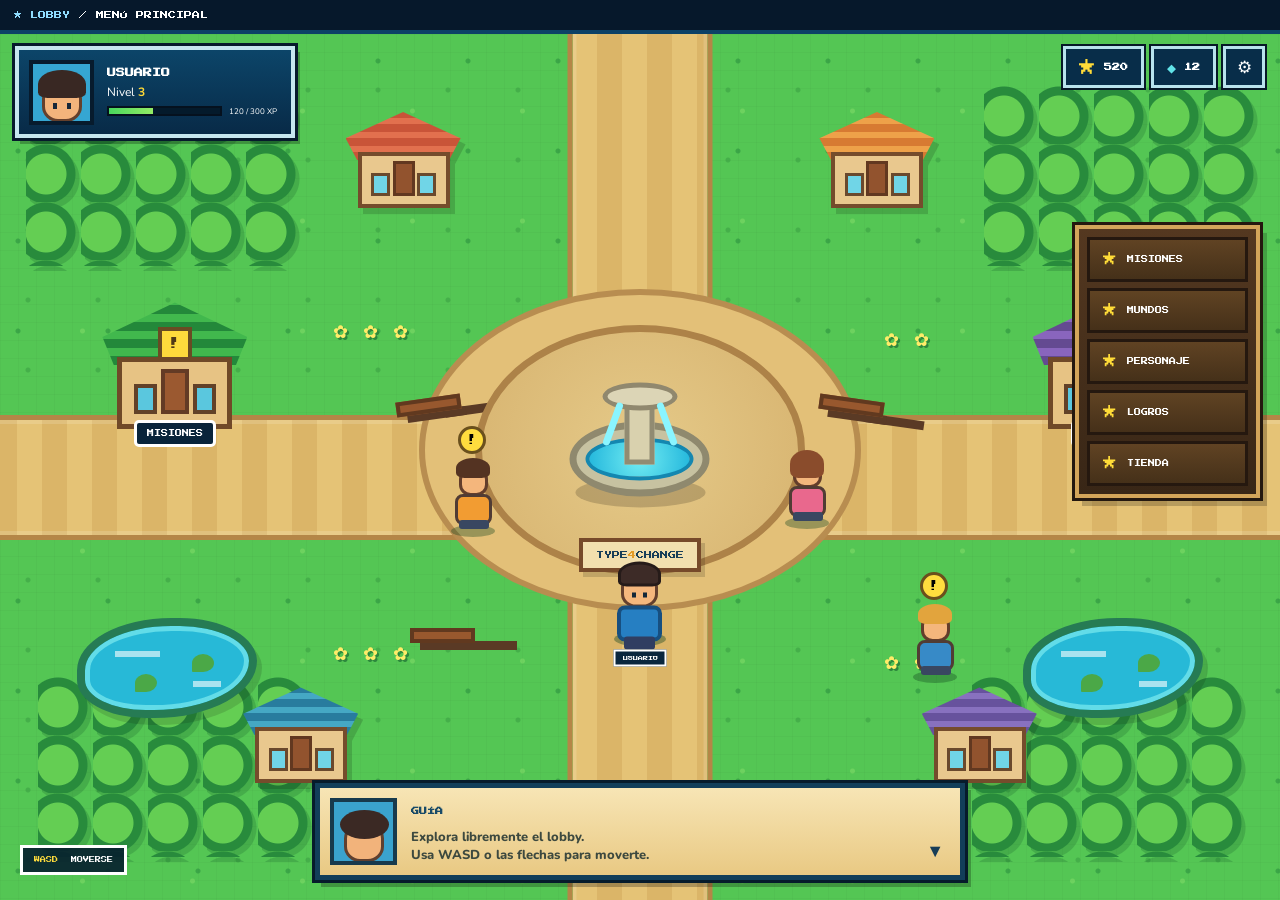
<file: lobby.html>
<!DOCTYPE html>
<html lang="es">
<head>
    <meta charset="UTF-8">
    <meta name="viewport" content="width=device-width, initial-scale=1.0">

    <title>Type4Change | Lobby</title>

    <link rel="preconnect" href="https://fonts.googleapis.com">
    <link rel="preconnect" href="https://fonts.gstatic.com" crossorigin>

    <link href="https://fonts.googleapis.com/css2?family=Nunito:wght@600;700;800;900&family=Press+Start+2P&display=swap" rel="stylesheet">

    <link rel="stylesheet" href="lobby.css">
</head>

<body>

<main class="game">

    <!-- ========================================
         BARRA SUPERIOR
    ========================================= -->

    <header class="game-header">
        <span>★ LOBBY</span>
        <span>/</span>
        <span>MENÚ PRINCIPAL</span>
    </header>


    <!-- ========================================
         MAPA DEL LOBBY
    ========================================= -->

    <section class="world">

        <!-- TEXTURA -->
        <div class="grass-texture"></div>

        <!-- CAMINOS -->
        <div class="road road-horizontal"></div>
        <div class="road road-vertical"></div>

        <div class="road-circle"></div>

        <!-- ================================
             BOSQUES
        ================================= -->

        <div class="forest forest-left-top"></div>
        <div class="forest forest-right-top"></div>
        <div class="forest forest-left-bottom"></div>
        <div class="forest forest-right-bottom"></div>


        <!-- ================================
             CASAS SUPERIORES
        ================================= -->

        <div class="house house-1">
            <div class="house-roof red"></div>
            <div class="house-body">
                <div class="house-window"></div>
                <div class="house-door"></div>
                <div class="house-window"></div>
            </div>
        </div>

        <div class="house house-2">
            <div class="house-roof orange"></div>
            <div class="house-body">
                <div class="house-window"></div>
                <div class="house-door"></div>
                <div class="house-window"></div>
            </div>
        </div>

        <div class="house house-3">
            <div class="house-roof blue"></div>
            <div class="house-body">
                <div class="house-window"></div>
                <div class="house-door"></div>
                <div class="house-window"></div>
            </div>
        </div>

        <div class="house house-4">
            <div class="house-roof purple"></div>
            <div class="house-body">
                <div class="house-window"></div>
                <div class="house-door"></div>
                <div class="house-window"></div>
            </div>
        </div>


        <!-- ================================
             EDIFICIO DE MISIONES
        ================================= -->

        <button class="special-building mission-house" onclick="openMissions()">

            <div class="special-roof green-roof">
                <span>!</span>
            </div>

            <div class="special-body">
                <div class="special-window"></div>
                <div class="special-door"></div>
                <div class="special-window"></div>
            </div>

            <div class="building-name">
                MISIONES
            </div>

        </button>


        <!-- ================================
             TIENDA
        ================================= -->

        <button class="special-building store-house" onclick="openShop()">

            <div class="special-roof purple-roof">
                <span>★</span>
            </div>

            <div class="special-body">
                <div class="special-window"></div>
                <div class="special-door"></div>
                <div class="special-window"></div>
            </div>

            <div class="building-name">
                TIENDA
            </div>

        </button>


        <!-- ================================
             ESTANQUES
        ================================= -->

        <div class="pond pond-left">
            <div class="water-shine shine-1"></div>
            <div class="water-shine shine-2"></div>

            <div class="lily lily-1"></div>
            <div class="lily lily-2"></div>
        </div>

        <div class="pond pond-right">
            <div class="water-shine shine-1"></div>
            <div class="water-shine shine-2"></div>

            <div class="lily lily-1"></div>
            <div class="lily lily-2"></div>
        </div>


        <!-- ================================
             PLAZA CENTRAL
        ================================= -->

        <div class="plaza">

            <div class="plaza-floor"></div>

            <div class="fountain">

                <div class="fountain-shadow"></div>

                <div class="fountain-base">
                    <div class="fountain-water"></div>
                </div>

                <div class="fountain-column"></div>

                <div class="fountain-top"></div>

                <div class="water-stream stream-left"></div>
                <div class="water-stream stream-right"></div>

            </div>

            <div class="plaza-sign">
                TYPE<span>4</span>CHANGE
            </div>

        </div>


        <!-- ================================
             FLORES
        ================================= -->

        <div class="flowers flowers-1">✿ ✿ ✿</div>
        <div class="flowers flowers-2">✿ ✿</div>
        <div class="flowers flowers-3">✿ ✿ ✿</div>
        <div class="flowers flowers-4">✿ ✿</div>


        <!-- ================================
             BANCAS
        ================================= -->

        <div class="bench bench-1">
            <div></div>
        </div>

        <div class="bench bench-2">
            <div></div>
        </div>

        <div class="bench bench-3">
            <div></div>
        </div>


        <!-- ================================
             NPC 1
        ================================= -->

        <div class="npc npc-one">

            <div class="npc-alert">!</div>

            <div class="npc-shadow"></div>

            <div class="npc-character">
                <div class="npc-hair"></div>
                <div class="npc-face"></div>
                <div class="npc-shirt orange-shirt"></div>
                <div class="npc-feet"></div>
            </div>

        </div>


        <!-- ================================
             NPC 2
        ================================= -->

        <div class="npc npc-two">

            <div class="npc-shadow"></div>

            <div class="npc-character">
                <div class="npc-hair npc-hair-girl"></div>
                <div class="npc-face"></div>
                <div class="npc-shirt pink-shirt"></div>
                <div class="npc-feet"></div>
            </div>

        </div>


        <!-- ================================
             NPC 3
        ================================= -->

        <div class="npc npc-three">

            <div class="npc-alert">!</div>

            <div class="npc-shadow"></div>

            <div class="npc-character">
                <div class="npc-hair blond-hair"></div>
                <div class="npc-face"></div>
                <div class="npc-shirt blue-shirt"></div>
                <div class="npc-feet"></div>
            </div>

        </div>


        <!-- ================================
             JUGADOR
        ================================= -->

        <div class="player-area" id="player">

            <div class="player-shadow"></div>

            <div class="player">

                <div class="player-hair"></div>

                <div class="player-face">
                    <span class="eye left-eye"></span>
                    <span class="eye right-eye"></span>
                </div>

                <div class="player-shirt"></div>

                <div class="player-legs"></div>

            </div>

            <div class="player-tag">
                USUARIO
            </div>

        </div>


        <!-- ========================================
             HUD PERFIL
        ========================================= -->

        <section class="player-hud">

            <div class="avatar">

                <div class="avatar-hair"></div>

                <div class="avatar-face">
                    <span></span>
                    <span></span>
                </div>

            </div>

            <div class="player-info">

                <strong>USUARIO</strong>

                <div class="level">
                    Nivel <b id="playerLevel">3</b>
                </div>

                <div class="xp">

                    <div class="xp-bar">
                        <div class="xp-progress" id="xpBar"></div>
                    </div>

                    <small>
                        <span id="xpValue">120</span> / 300 XP
                    </small>

                </div>

            </div>

        </section>


        <!-- ========================================
             MONEDAS
        ========================================= -->

        <div class="top-controls">

            <div class="currency">
                <span>★</span>
                <strong id="coins">520</strong>
            </div>

            <div class="gem-counter">
                <span>◆</span>
                <strong>12</strong>
            </div>

            <button onclick="openSettings()" class="settings">
                ⚙
            </button>

        </div>


        <!-- ========================================
             MENÚ DERECHO
        ========================================= -->

        <nav class="side-menu">

            <button onclick="openMissions()">
                <span>★</span>
                MISIONES
            </button>

            <button onclick="openWorlds()">
                <span>★</span>
                MUNDOS
            </button>

            <button onclick="openCharacter()">
                <span>★</span>
                PERSONAJE
            </button>

            <button onclick="openAchievements()">
                <span>★</span>
                LOGROS
            </button>

            <button onclick="openShop()">
                <span>★</span>
                TIENDA
            </button>

        </nav>


        <!-- ========================================
             DIÁLOGO INFERIOR
        ========================================= -->

        <div class="dialog-box">

            <div class="dialog-avatar">

                <div class="dialog-hair"></div>
                <div class="dialog-face"></div>

            </div>

            <div class="dialog-content">

                <strong>GUÍA</strong>

                <p id="dialogText">
                    Aquí comienza tu aventura.<br>
                    Explora, escribe y forma parte del cambio.
                </p>

            </div>

            <div class="dialog-next">
                ▼
            </div>

        </div>


        <!-- CONTROLES -->
        <div class="movement-tip">
            <span>WASD</span>
            MOVERSE
        </div>

    </section>


    <!-- ========================================
         MODAL
    ========================================= -->

    <div class="modal" id="gameModal">

        <div class="modal-box">

            <button
                class="close-modal"
                onclick="closeModal()"
            >
                ×
            </button>

            <div id="modalContent"></div>

        </div>

    </div>

</main>

<script src="lobby.js"></script>

</body>
</html>
</file>
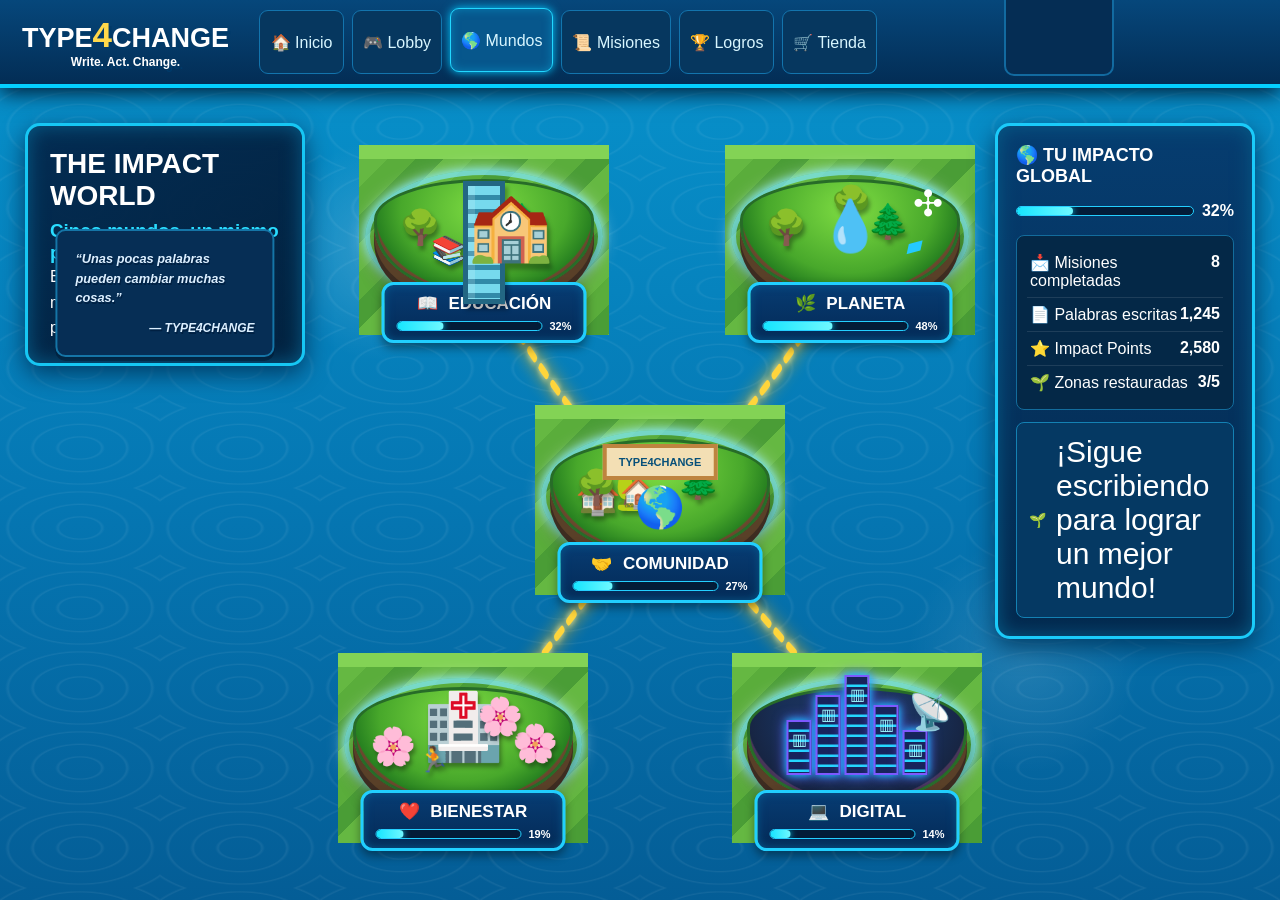
<file: mundos.html>
<!DOCTYPE html>
<html lang="es">
<head>
    <meta charset="UTF-8">
    <meta name="viewport" content="width=device-width, initial-scale=1.0">
    <title>Type4Change | Mundos</title>

    <link rel="stylesheet" href="Style.css">
    <link rel="stylesheet" href="mundos.css">
</head>

<body>

<header class="game-header">
    <a href="index.html" class="logo">
        TYPE<span>4</span>CHANGE
        <small>Write. Act. Change.</small>
    </a>

    <nav>
        <a href="index.html">🏠 Inicio</a>
        <a href="lobby.html">🎮 Lobby</a>
        <a href="mundos.html" class="active">🌎 Mundos</a>
        <a href="misiones.html">📜 Misiones</a>
        <a href="logros.html">🏆 Logros</a>
        <a href="tienda.html">🛒 Tienda</a>
    </nav>

    <div class="player">
        <div class="avatar">👤</div>

        <div>
            <strong>Usuario</strong>
            <small>Nivel 5</small>
        </div>

        <div class="points">
            ⭐ 520
        </div>
    </div>
</header>


<main class="world-page">

    <!-- PANEL IZQUIERDO -->

    <aside class="info-panel">

        <h1>THE IMPACT WORLD</h1>

        <h3>Cinco mundos, un mismo propósito</h3>

        <p>
            Explora, escribe, completa misiones y genera
            un cambio positivo en el mundo.
        </p>

        <div class="quote">
            “Unas pocas palabras pueden cambiar muchas cosas.”
            <span>— TYPE4CHANGE</span>
        </div>

    </aside>


    <!-- MAPA -->

    <section class="world-map">

        <!-- Caminos -->

        <svg class="world-paths"
             viewBox="0 0 1000 700"
             preserveAspectRatio="none">

            <path d="M500 360 C390 300 300 220 250 160"/>
            <path d="M500 360 C620 290 700 220 760 160"/>
            <path d="M500 360 C390 440 300 520 230 560"/>
            <path d="M500 360 C630 440 720 510 790 550"/>

        </svg>


        <!-- EDUCACIÓN -->

        <article
            class="island education"
            data-world="educacion"
            data-url="mundo-educacion.html"
        >

            <div class="island-art">
                <div class="island-ground"></div>

                <div class="building school">
                    🏫
                </div>

                <span class="tree tree1">🌳</span>
                <span class="tree tree2">🌲</span>
                <span class="book">📚</span>
            </div>

            <div class="world-card">

                <div class="world-title">
                    <span>📖</span>
                    EDUCACIÓN
                </div>

                <div class="progress-row">

                    <div class="progress">
                        <div style="width:32%"></div>
                    </div>

                    <strong>32%</strong>

                </div>

            </div>

        </article>


        <!-- PLANETA -->

        <article
            class="island planet"
            data-world="planeta"
            data-url="mundo-planeta.html"
        >

            <div class="island-art">

                <div class="island-ground"></div>

                <span class="tree tree1">🌳</span>
                <span class="tree tree2">🌲</span>
                <span class="tree tree3">🌳</span>

                <div class="waterfall">💧</div>

                <span class="solar">▰</span>
                <span class="wind">✣</span>

            </div>

            <div class="world-card">

                <div class="world-title">
                    <span>🌿</span>
                    PLANETA
                </div>

                <div class="progress-row">

                    <div class="progress">
                        <div style="width:48%"></div>
                    </div>

                    <strong>48%</strong>

                </div>

            </div>

        </article>


        <!-- COMUNIDAD -->

        <article
            class="island community"
            data-world="comunidad"
            data-url="mundo-comunidad.html"
        >

            <div class="island-art">

                <div class="island-ground"></div>

                <span class="house house1">🏠</span>
                <span class="house house2">🏡</span>

                <span class="tree tree1">🌳</span>
                <span class="tree tree2">🌲</span>

                <div class="community-center">
                    TYPE4CHANGE
                </div>

                <div class="fountain">
                    🌎
                </div>

            </div>

            <div class="world-card">

                <div class="world-title">
                    <span>🤝</span>
                    COMUNIDAD
                </div>

                <div class="progress-row">

                    <div class="progress">
                        <div style="width:27%"></div>
                    </div>

                    <strong>27%</strong>

                </div>

            </div>

        </article>


        <!-- BIENESTAR -->

        <article
            class="island wellness"
            data-world="bienestar"
            data-url="mundo-bienestar.html"
        >

            <div class="island-art">

                <div class="island-ground"></div>

                <span class="hospital">🏥</span>

                <span class="pink-tree pink1">🌸</span>
                <span class="pink-tree pink2">🌸</span>
                <span class="pink-tree pink3">🌸</span>

                <span class="runner">🏃</span>

            </div>

            <div class="world-card">

                <div class="world-title">
                    <span>❤️</span>
                    BIENESTAR
                </div>

                <div class="progress-row">

                    <div class="progress">
                        <div style="width:19%"></div>
                    </div>

                    <strong>19%</strong>

                </div>

            </div>

        </article>


        <!-- DIGITAL -->

        <article
            class="island digital"
            data-world="digital"
            data-url="mundo-digital.html"
        >

            <div class="island-art">

                <div class="island-ground"></div>

                <div class="digital-city">

                    <span>▥</span>
                    <span>▥</span>
                    <span>▥</span>
                    <span>▥</span>
                    <span>▥</span>

                </div>

                <span class="satellite">📡</span>

            </div>

            <div class="world-card">

                <div class="world-title">
                    <span>💻</span>
                    DIGITAL
                </div>

                <div class="progress-row">

                    <div class="progress">
                        <div style="width:14%"></div>
                    </div>

                    <strong>14%</strong>

                </div>

            </div>

        </article>

    </section>


    <!-- PANEL DERECHO -->

    <aside class="impact-panel">

        <h2>🌎 TU IMPACTO GLOBAL</h2>

        <div class="global-progress">

            <div class="progress">
                <div style="width:32%"></div>
            </div>

            <strong>32%</strong>

        </div>


        <div class="stats">

            <div>
                <span>📩 Misiones completadas</span>
                <strong>8</strong>
            </div>

            <div>
                <span>📄 Palabras escritas</span>
                <strong>1,245</strong>
            </div>

            <div>
                <span>⭐ Impact Points</span>
                <strong>2,580</strong>
            </div>

            <div>
                <span>🌱 Zonas restauradas</span>
                <strong>3/5</strong>
            </div>

        </div>


        <div class="impact-message">
            🌱
            <p>
                ¡Sigue escribiendo para lograr
                un mejor mundo!
            </p>
        </div>

    </aside>

</main>


<!-- MODAL AL SELECCIONAR -->

<div class="world-modal" id="worldModal">

    <div class="modal-content">

        <button id="closeModal">×</button>

        <div id="modalIcon" class="modal-icon">
            🌎
        </div>

        <h2 id="modalTitle">
            Mundo
        </h2>

        <p id="modalDescription">
            Explora este mundo y completa sus misiones.
        </p>

        <button id="enterWorld" class="enter-btn">
            ENTRAR AL MUNDO
        </button>

    </div>

</div>


<script src="mundos.js"></script>

</body>
</html>
</file>
<file: lobby.css>
/* =============================================
   TYPE4CHANGE
   PIXEL RPG LOBBY
============================================= */

:root {
    --pixel: "Press Start 2P", monospace;
    --normal: "Nunito", sans-serif;

    --navy: #071d35;
    --navy2: #0c3452;

    --green: #45bd50;
    --green-dark: #20853b;
    --green-light: #78d85e;

    --sand: #e6c477;
    --sand-dark: #b98e4e;

    --yellow: #ffda38;
    --blue: #24a9dd;

    --border: #06192a;
}

/* =============================================
   RESET
============================================= */

* {
    box-sizing: border-box;
    margin: 0;
    padding: 0;
}

html,
body {
    width: 100%;
    height: 100%;
}

body {
    background: #06192a;
    overflow: hidden;
    font-family: var(--normal);
}

button {
    font-family: inherit;
}


/* =============================================
   JUEGO
============================================= */

.game {
    position: relative;

    width: 100vw;
    height: 100vh;

    overflow: hidden;

    background: #4dbd50;

    image-rendering: pixelated;
}


/* =============================================
   BARRA SUPERIOR
============================================= */

.game-header {
    position: absolute;

    top: 0;
    left: 0;
    right: 0;

    height: 34px;

    display: flex;
    align-items: center;

    gap: 9px;

    padding: 0 14px;

    background: #06182b;

    border-bottom: 4px solid #0c4166;

    color: white;

    font-family: var(--pixel);
    font-size: 8px;

    z-index: 100;
}

.game-header span:first-child {
    color: #8fdcff;
}


/* =============================================
   MAPA
============================================= */

.world {
    position: absolute;

    top: 34px;
    left: 0;

    width: 100%;
    height: calc(100% - 34px);

    overflow: hidden;

    background:
        linear-gradient(
            90deg,
            rgba(0,0,0,.025) 1px,
            transparent 1px
        ),
        linear-gradient(
            rgba(0,0,0,.025) 1px,
            transparent 1px
        ),
        #54c654;

    background-size: 18px 18px;
}


/* =============================================
   TEXTURA DEL CÉSPED
============================================= */

.grass-texture {
    position: absolute;
    inset: 0;

    pointer-events: none;

    opacity: .55;

    background-image:
        radial-gradient(
            circle at 20% 30%,
            #278c3d 0 2px,
            transparent 3px
        ),
        radial-gradient(
            circle at 75% 70%,
            #83dc68 0 2px,
            transparent 3px
        ),
        radial-gradient(
            circle at 40% 80%,
            #399d42 0 2px,
            transparent 3px
        );

    background-size:
        90px 90px,
        110px 110px,
        70px 70px;
}


/* =============================================
   CAMINOS
============================================= */

.road {
    position: absolute;

    background:
        repeating-linear-gradient(
            90deg,
            #e5c376 0 25px,
            #dbb568 25px 50px
        );

    border: 5px solid #b48647;

    box-shadow:
        inset 0 0 0 4px rgba(255,255,255,.14);
}

.road-horizontal {
    left: -3%;

    top: 44%;

    width: 106%;
    height: 125px;
}

.road-vertical {
    top: -5%;

    left: 50%;

    transform: translateX(-50%);

    width: 145px;
    height: 110%;
}

.road-circle {
    position: absolute;

    width: 430px;
    height: 310px;

    left: 50%;
    top: 48%;

    transform: translate(-50%, -50%);

    border-radius: 50%;

    border: 58px solid #e3c078;

    box-shadow:
        0 0 0 6px #b88d50,
        inset 0 0 0 6px #b88d50;

    background: #54c654;
}


/* =============================================
   BOSQUES
============================================= */

.forest {
    position: absolute;

    width: 270px;
    height: 180px;

    z-index: 2;

    background:
        radial-gradient(
            circle at 20px 30px,
            #64ce53 0 20px,
            #288b3c 21px 29px,
            transparent 30px
        );

    background-size: 55px 58px;

    filter:
        drop-shadow(4px 5px 0 rgba(12,74,35,.2));
}

.forest-left-top {
    top: 6%;
    left: 2%;
}

.forest-right-top {
    top: 6%;
    right: 2%;
}

.forest-left-bottom {
    bottom: 5%;
    left: 3%;
}

.forest-right-bottom {
    bottom: 5%;
    right: 3%;
}


/* =============================================
   CASAS
============================================= */

.house {
    position: absolute;

    width: 115px;
    height: 100px;

    z-index: 4;

    filter:
        drop-shadow(5px 6px 0 rgba(0,0,0,.15));
}

.house-roof {
    position: absolute;

    width: 115px;
    height: 48px;

    top: 0;

    clip-path:
        polygon(
            50% 0,
            100% 55%,
            90% 100%,
            10% 100%,
            0 55%
        );

    border-radius: 8px;
}

.red {
    background:
        repeating-linear-gradient(
            0deg,
            #c95438 0 8px,
            #e2704e 8px 14px
        );
}

.orange {
    background:
        repeating-linear-gradient(
            0deg,
            #d77a32 0 8px,
            #eea149 8px 14px
        );
}

.blue {
    background:
        repeating-linear-gradient(
            0deg,
            #287c9e 0 8px,
            #45a8c4 8px 14px
        );
}

.purple {
    background:
        repeating-linear-gradient(
            0deg,
            #67529d 0 8px,
            #8871bf 8px 14px
        );
}

.house-body {
    position: absolute;

    top: 40px;
    left: 12px;

    width: 92px;
    height: 56px;

    display: flex;
    align-items: flex-end;
    justify-content: space-around;

    padding: 8px;

    background: #e9c88e;

    border: 4px solid #754c2c;
}

.house-window {
    width: 19px;
    height: 23px;

    background: #70d5e7;

    border: 3px solid #6a492d;
}

.house-door {
    width: 22px;
    height: 35px;

    background: #92532e;

    border: 3px solid #623820;
}

.house-1 {
    left: 27%;
    top: 9%;
}

.house-2 {
    right: 27%;
    top: 9%;
}

.house-3 {
    left: 19%;
    bottom: 13%;
}

.house-4 {
    right: 19%;
    bottom: 13%;
}


/* =============================================
   EDIFICIOS ESPECIALES
============================================= */

.special-building {
    position: absolute;

    width: 145px;
    height: 145px;

    border: none;

    background: transparent;

    cursor: pointer;

    z-index: 8;

    transition: .15s;
}

.special-building:hover {
    transform: translateY(-7px);
}

.special-roof {
    position: absolute;

    top: 0;
    left: 0;

    width: 145px;
    height: 63px;

    display: grid;
    place-items: center;

    clip-path:
        polygon(
            50% 0,
            100% 55%,
            92% 100%,
            8% 100%,
            0 55%
        );

    border-radius: 10px;
}

.special-roof span {
    width: 34px;
    height: 34px;

    display: grid;
    place-items: center;

    margin-top: 20px;

    background: #ffda3c;

    border: 4px solid #694b23;

    font-family: var(--pixel);
    font-size: 13px;

    color: #503817;
}

.green-roof {
    background:
        repeating-linear-gradient(
            0deg,
            #23883a 0 9px,
            #41b84d 9px 17px
        );
}

.purple-roof {
    background:
        repeating-linear-gradient(
            0deg,
            #644a91 0 9px,
            #8965bd 9px 17px
        );
}

.special-body {
    position: absolute;

    width: 115px;
    height: 72px;

    top: 55px;
    left: 15px;

    display: flex;
    align-items: flex-end;
    justify-content: space-around;

    padding: 10px;

    background: #e7c384;

    border: 5px solid #704928;
}

.special-window {
    width: 23px;
    height: 30px;

    background: #5ac7de;

    border: 4px solid #624128;
}

.special-door {
    width: 28px;
    height: 45px;

    background: #9b5930;

    border: 4px solid #633b25;
}

.building-name {
    position: absolute;

    bottom: 0;
    left: 50%;

    transform: translateX(-50%);

    padding: 7px 10px;

    background: #09243a;

    border: 3px solid white;

    border-radius: 5px;

    color: white;

    font-family: var(--pixel);
    font-size: 7px;

    white-space: nowrap;
}

.mission-house {
    left: 8%;
    top: 31%;
}

.store-house {
    right: 8%;
    top: 31%;
}


/* =============================================
   ESTANQUES
============================================= */

.pond {
    position: absolute;

    width: 180px;
    height: 100px;

    border-radius:
        55% 45% 60% 40%;

    background: #27b9d7;

    border: 8px solid #267b54;

    box-shadow:
        inset 0 0 0 5px #62dce8,
        5px 7px 0 rgba(0,0,0,.13);

    z-index: 3;
}

.pond-left {
    left: 6%;
    bottom: 21%;
}

.pond-right {
    right: 6%;
    bottom: 21%;
}

.water-shine {
    position: absolute;

    height: 6px;

    background: rgba(255,255,255,.6);
}

.shine-1 {
    width: 45px;
    left: 30px;
    top: 25px;
}

.shine-2 {
    width: 28px;
    right: 28px;
    top: 55px;
}

.lily {
    position: absolute;

    width: 22px;
    height: 18px;

    background: #4ba847;

    border-radius:
        50% 50% 50% 5%;
}

.lily-1 {
    right: 35px;
    top: 28px;
}

.lily-2 {
    left: 50px;
    bottom: 18px;
}


/* =============================================
   PLAZA
============================================= */

.plaza {
    position: absolute;

    width: 330px;
    height: 250px;

    left: 50%;
    top: 48%;

    transform: translate(-50%, -50%);

    z-index: 10;
}

.plaza-floor {
    position: absolute;

    width: 100%;
    height: 100%;

    border-radius: 50%;

    background:
        radial-gradient(
            circle,
            #e5ca89,
            #d7b36f
        );

    border: 7px solid #ad8248;
}


/* =============================================
   FUENTE
============================================= */

.fountain {
    position: absolute;

    width: 145px;
    height: 145px;

    left: 50%;
    top: 45%;

    transform: translate(-50%, -50%);

    z-index: 3;
}

.fountain-shadow {
    position: absolute;

    width: 130px;
    height: 30px;

    left: 8px;
    bottom: 2px;

    border-radius: 50%;

    background: rgba(67,58,39,.25);
}

.fountain-base {
    position: absolute;

    width: 140px;
    height: 75px;

    left: 2px;
    bottom: 13px;

    border-radius: 50%;

    background: #c7c2a1;

    border: 7px solid #8f896e;
}

.fountain-water {
    position: absolute;

    inset: 9px;

    border-radius: 50%;

    background:
        radial-gradient(
            circle,
            #72ecf2,
            #22b6dc
        );

    border: 4px solid #1487b0;
}

.fountain-column {
    position: absolute;

    width: 30px;
    height: 75px;

    left: 57px;
    top: 25px;

    background: #d9d1ae;

    border: 5px solid #918b72;
}

.fountain-top {
    position: absolute;

    width: 75px;
    height: 28px;

    left: 35px;
    top: 18px;

    border-radius: 50%;

    background: #dcd5b6;

    border: 5px solid #90886e;
}

.water-stream {
    position: absolute;

    width: 7px;
    height: 45px;

    top: 37px;

    background: #8af5ff;

    border-radius: 10px;

    animation: waterAnimation .7s infinite alternate;
}

.stream-left {
    left: 42px;

    transform: rotate(20deg);
}

.stream-right {
    right: 42px;

    transform: rotate(-20deg);
}

@keyframes waterAnimation {
    from {
        height: 38px;
        opacity: .7;
    }

    to {
        height: 48px;
        opacity: 1;
    }
}


/* =============================================
   CARTEL TYPE4CHANGE
============================================= */

.plaza-sign {
    position: absolute;

    left: 50%;
    bottom: 3px;

    transform: translateX(-50%);

    padding: 9px 13px;

    background: #f2dfae;

    border: 4px solid #774a2a;

    color: #173e58;

    font-family: var(--pixel);
    font-size: 8px;

    box-shadow:
        4px 5px 0 rgba(0,0,0,.15);

    white-space: nowrap;

    z-index: 10;
}

.plaza-sign span {
    color: #e39b26;
}


/* =============================================
   FLORES
============================================= */

.flowers {
    position: absolute;

    color: #ffec69;

    font-size: 18px;

    letter-spacing: 5px;

    text-shadow:
        2px 2px #2d873d;

    z-index: 5;
}

.flowers-1 {
    left: 26%;
    top: 33%;
}

.flowers-2 {
    right: 27%;
    top: 34%;
}

.flowers-3 {
    left: 26%;
    bottom: 27%;
}

.flowers-4 {
    right: 27%;
    bottom: 26%;
}


/* =============================================
   BANCAS
============================================= */

.bench {
    position: absolute;

    width: 65px;
    height: 30px;

    z-index: 8;
}

.bench div {
    width: 65px;
    height: 15px;

    background: #98582e;

    border: 4px solid #61391f;

    box-shadow:
        7px 10px 0 -3px #5a3a25,
        45px 10px 0 -3px #5a3a25;
}

.bench-1 {
    left: 31%;
    top: 42%;

    transform: rotate(-8deg);
}

.bench-2 {
    right: 31%;
    top: 42%;

    transform: rotate(8deg);
}

.bench-3 {
    left: 32%;
    bottom: 28%;
}


/* =============================================
   NPC
============================================= */

.npc {
    position: absolute;

    width: 50px;
    height: 80px;

    z-index: 15;
}

.npc-character {
    position: absolute;

    width: 45px;
    height: 65px;

    left: 3px;

    animation:
        npcIdle 1.8s ease-in-out infinite;
}

.npc-shadow {
    position: absolute;

    width: 44px;
    height: 12px;

    left: 3px;
    bottom: 1px;

    background: rgba(16,66,31,.35);

    border-radius: 50%;
}

.npc-hair {
    position: absolute;

    width: 34px;
    height: 20px;

    left: 5px;
    top: 0;

    background: #543322;

    border-radius:
        50% 50% 25% 25%;

    z-index: 3;
}

.npc-face {
    position: absolute;

    width: 29px;
    height: 28px;

    left: 8px;
    top: 10px;

    background: #f4b67c;

    border: 3px solid #633d2b;

    border-radius: 40%;
}

.npc-shirt {
    position: absolute;

    width: 37px;
    height: 31px;

    left: 4px;
    top: 36px;

    border: 3px solid #513c34;

    border-radius: 8px;
}

.orange-shirt {
    background: #f29c32;
}

.pink-shirt {
    background: #e9688d;
}

.blue-shirt {
    background: #378ac7;
}

.npc-feet {
    position: absolute;

    width: 30px;
    height: 9px;

    left: 8px;
    top: 62px;

    background: #394761;

    border-radius: 3px;
}

.npc-alert {
    position: absolute;

    width: 28px;
    height: 28px;

    left: 10px;
    top: -32px;

    display: grid;
    place-items: center;

    background: #ffdd3e;

    border: 3px solid #6a501d;

    border-radius: 50%;

    font-family: var(--pixel);
    font-size: 10px;

    z-index: 10;

    animation:
        alertBounce .8s infinite alternate;
}

.npc-hair-girl {
    height: 28px;

    background: #8a4c2c;
}

.blond-hair {
    background: #e2a43d;
}

.npc-one {
    left: 35%;
    top: 49%;
}

.npc-two {
    right: 35%;
    top: 48%;
}

.npc-three {
    right: 25%;
    bottom: 25%;
}

@keyframes npcIdle {

    0%,
    100% {
        transform: translateY(0);
    }

    50% {
        transform: translateY(-3px);
    }
}

@keyframes alertBounce {

    from {
        transform: translateY(0);
    }

    to {
        transform: translateY(-6px);
    }
}


/* =============================================
   JUGADOR
============================================= */

.player-area {
    position: absolute;

    width: 70px;
    height: 105px;

    left: 50%;
    top: 67%;

    transform: translate(-50%, -50%);

    z-index: 25;

    transition:
        left .06s linear,
        top .06s linear;
}

.player {
    position: absolute;

    width: 52px;
    height: 76px;

    left: 9px;
    top: 0;
}

.player-shadow {
    position: absolute;

    width: 52px;
    height: 15px;

    left: 9px;
    bottom: 20px;

    background: rgba(19,69,34,.4);

    border-radius: 50%;
}

.player-hair {
    position: absolute;

    width: 43px;
    height: 25px;

    left: 4px;

    background: #3d2b27;

    border: 3px solid #261b19;

    border-radius:
        50% 50% 20% 20%;

    z-index: 4;
}

.player-face {
    position: absolute;

    width: 37px;
    height: 34px;

    left: 7px;
    top: 12px;

    background: #f5b77d;

    border: 3px solid #65402d;

    border-radius: 40%;
}

.eye {
    position: absolute;

    width: 4px;
    height: 5px;

    top: 16px;

    background: #152739;
}

.left-eye {
    left: 8px;
}

.right-eye {
    right: 8px;
}

.player-shirt {
    position: absolute;

    width: 45px;
    height: 36px;

    left: 3px;
    top: 44px;

    background: #267fc2;

    border: 4px solid #174f80;

    border-radius: 8px;
}

.player-legs {
    position: absolute;

    width: 31px;
    height: 13px;

    left: 10px;
    top: 75px;

    background: #303e61;

    border-radius: 3px;
}

.player-tag {
    position: absolute;

    left: 50%;
    bottom: 0;

    transform: translateX(-50%);

    padding: 4px 7px;

    background: #09263d;

    border: 2px solid white;

    color: white;

    font-family: var(--pixel);
    font-size: 5px;

    white-space: nowrap;
}


/* =============================================
   HUD
============================================= */

.player-hud {
    position: absolute;

    top: 12px;
    left: 15px;

    width: 280px;
    height: 92px;

    display: flex;
    align-items: center;

    padding: 10px;

    background:
        linear-gradient(
            180deg,
            #0c4569,
            #082a47
        );

    border: 4px solid #c6e7ef;

    outline: 3px solid #071a2c;

    color: white;

    z-index: 80;

    box-shadow:
        5px 6px 0 rgba(0,0,0,.25);
}

.avatar {
    position: relative;

    width: 65px;
    height: 65px;

    flex-shrink: 0;

    margin-right: 13px;

    background: #35a6d2;

    border: 4px solid #071b2d;

    overflow: hidden;
}

.avatar-face {
    position: absolute;

    width: 40px;
    height: 39px;

    left: 9px;
    top: 19px;

    background: #f3b47c;

    border: 3px solid #65402c;

    border-radius: 40%;
}

.avatar-face span {
    position: absolute;

    width: 4px;
    height: 6px;

    top: 17px;

    background: #172738;
}

.avatar-face span:first-child {
    left: 8px;
}

.avatar-face span:last-child {
    right: 8px;
}

.avatar-hair {
    position: absolute;

    width: 48px;
    height: 28px;

    left: 5px;
    top: 6px;

    background: #392823;

    border-radius:
        50% 50% 20% 20%;

    z-index: 4;
}

.player-info {
    flex: 1;
}

.player-info > strong {
    display: block;

    margin-bottom: 7px;

    font-family: var(--pixel);
    font-size: 9px;
}

.level {
    margin-bottom: 6px;

    font-size: 12px;
}

.level b {
    color: #ffd936;
}

.xp {
    display: flex;
    align-items: center;

    gap: 7px;
}

.xp-bar {
    width: 115px;
    height: 10px;

    background: #041a2b;

    border: 2px solid #05111e;
}

.xp-progress {
    width: 40%;
    height: 100%;

    background:
        linear-gradient(
            90deg,
            #48d75d,
            #94ec65
        );
}

.xp small {
    font-size: 8px;

    white-space: nowrap;
}


/* =============================================
   CONTROLES SUPERIORES
============================================= */

.top-controls {
    position: absolute;

    right: 15px;
    top: 12px;

    display: flex;

    gap: 7px;

    z-index: 80;
}

.currency,
.gem-counter {
    height: 42px;

    display: flex;
    align-items: center;

    gap: 8px;

    padding: 0 13px;

    background: #082d49;

    border: 3px solid #b8e3ed;

    outline: 2px solid #061827;

    color: white;

    font-family: var(--pixel);
    font-size: 8px;
}

.currency span {
    color: #ffdb38;

    font-size: 17px;
}

.gem-counter span {
    color: #61e3e8;

    font-size: 15px;
}

.settings {
    width: 42px;
    height: 42px;

    background: #082d49;

    border: 3px solid #b8e3ed;

    outline: 2px solid #061827;

    color: white;

    cursor: pointer;

    font-size: 17px;
}

.settings:hover {
    background: #15557b;
}


/* =============================================
   MENÚ DERECHO
============================================= */

.side-menu {
    position: absolute;

    right: 20px;
    top: 22%;

    width: 185px;

    padding: 8px;

    display: flex;
    flex-direction: column;

    gap: 6px;

    background:
        linear-gradient(
            180deg,
            #543820,
            #382616
        );

    border: 4px solid #d3a55a;

    outline: 3px solid #24180f;

    z-index: 75;

    box-shadow:
        7px 8px 0 rgba(0,0,0,.2);
}

.side-menu button {
    position: relative;

    height: 45px;

    display: flex;
    align-items: center;

    gap: 10px;

    padding: 0 13px;

    border: 3px solid #25180f;

    background:
        linear-gradient(
            180deg,
            #604323,
            #453019
        );

    color: white;

    font-family: var(--pixel);
    font-size: 7px;

    cursor: pointer;

    text-align: left;

    transition: .12s;
}

.side-menu button:hover {
    transform: translateX(-6px);

    background:
        linear-gradient(
            180deg,
            #80592c,
            #5c3e1f
        );
}

.side-menu button span {
    color: #ffdc38;

    font-size: 14px;
}


/* =============================================
   DIÁLOGO
============================================= */

.dialog-box {
    position: absolute;

    left: 50%;
    bottom: 20px;

    transform: translateX(-50%);

    width: min(650px, 55vw);
    min-height: 90px;

    display: flex;
    align-items: center;

    padding: 10px 50px 10px 10px;

    background:
        linear-gradient(
            180deg,
            #f7e5b5,
            #e9c983
        );

    border: 5px solid #123e59;

    outline: 3px solid #061b2b;

    box-shadow:
        6px 7px 0 rgba(0,0,0,.25);

    z-index: 70;
}

.dialog-avatar {
    position: relative;

    width: 67px;
    height: 67px;

    flex-shrink: 0;

    margin-right: 14px;

    background: #3aa3ce;

    border: 4px solid #173a4d;

    overflow: hidden;
}

.dialog-face {
    position: absolute;

    width: 40px;
    height: 39px;

    left: 10px;
    top: 21px;

    background: #f2b37b;

    border: 3px solid #60402f;

    border-radius: 40%;
}

.dialog-hair {
    position: absolute;

    width: 49px;
    height: 29px;

    left: 6px;
    top: 8px;

    background: #3b2924;

    border-radius: 50%;

    z-index: 2;
}

.dialog-content strong {
    color: #194b68;

    font-family: var(--pixel);
    font-size: 8px;
}

.dialog-content p {
    margin-top: 8px;

    color: #3d493f;

    font-size: 13px;
    font-weight: 800;

    line-height: 1.35;
}

.dialog-next {
    position: absolute;

    right: 16px;
    bottom: 12px;

    color: #173d57;

    font-size: 18px;

    animation:
        dialogArrow .7s infinite alternate;
}

@keyframes dialogArrow {
    to {
        transform: translateY(5px);
    }
}


/* =============================================
   AYUDA WASD
============================================= */

.movement-tip {
    position: absolute;

    left: 20px;
    bottom: 25px;

    padding: 9px 11px;

    background: rgba(6,30,46,.9);

    border: 3px solid white;

    color: white;

    font-family: var(--pixel);
    font-size: 6px;

    z-index: 60;
}

.movement-tip span {
    color: #ffdc3c;

    margin-right: 7px;
}


/* =============================================
   MODAL
============================================= */

.modal {
    position: fixed;

    inset: 0;

    display: flex;
    align-items: center;
    justify-content: center;

    padding: 20px;

    background: rgba(2,15,26,.72);

    opacity: 0;
    visibility: hidden;

    z-index: 300;

    transition: .15s;
}

.modal.active {
    opacity: 1;
    visibility: visible;
}

.modal-box {
    position: relative;

    width: min(520px, 90vw);
    max-height: 80vh;

    overflow-y: auto;

    padding: 30px;

    background:
        linear-gradient(
            180deg,
            #f4e0a8,
            #dfbd75
        );

    border: 5px solid #173b50;

    outline: 4px solid #071a28;

    box-shadow:
        8px 9px 0 rgba(0,0,0,.28);
}

.close-modal {
    position: absolute;

    top: 10px;
    right: 10px;

    width: 36px;
    height: 36px;

    border: 3px solid #5d2c21;

    background: #d95e4d;

    color: white;

    font-family: var(--pixel);

    cursor: pointer;
}

.modal-box h2 {
    margin-bottom: 20px;

    color: #173e58;

    font-family: var(--pixel);
    font-size: 14px;
}

.modal-box p {
    margin-bottom: 12px;

    color: #454b3d;

    font-weight: 800;

    line-height: 1.5;
}

.modal-option {
    width: 100%;

    margin-top: 9px;

    padding: 13px;

    background: #fff0bd;

    border: 3px solid #34505b;

    color: #193e50;

    font-weight: 900;

    cursor: pointer;

    text-align: left;
}

.modal-option:hover {
    transform: translateX(4px);

    background: #ffe89a;
}

.modal-success {
    color: #257b3c !important;
}


/* =============================================
   RESPONSIVE
============================================= */

@media (max-width: 1100px) {

    .world {
        min-width: 900px;
    }

    .player-hud {
        transform: scale(.82);
        transform-origin: top left;
    }

    .top-controls {
        transform: scale(.82);
        transform-origin: top right;
    }

    .side-menu {
        transform: scale(.85);
        transform-origin: right center;
    }

    .dialog-box {
        transform:
            translateX(-50%)
            scale(.88);

        transform-origin: bottom center;
    }
}

@media (max-height: 720px) {

    .side-menu {
        top: 18%;

        transform: scale(.8);
        transform-origin: right top;
    }

    .player-area {
        transform:
            translate(-50%, -50%)
            scale(.82);
    }

    .plaza {
        transform:
            translate(-50%, -50%)
            scale(.85);
    }

    .dialog-box {
        bottom: 10px;

        min-height: 72px;

        transform:
            translateX(-50%)
            scale(.82);

        transform-origin: bottom center;
    }
}
</file>
<file: Style.css>
/* ==========================================================
   TYPE4CHANGE
   HOME SCREEN
   PIXEL ART / 16-BIT / 2D RETRO
========================================================== */

* {
    box-sizing: border-box;
    margin: 0;
    padding: 0;
}

html,
body {
    width: 100%;
    height: 100%;
}

body {
    overflow: hidden;

    background: #041b32;

    font-family:
        "Arial Black",
        "Trebuchet MS",
        Arial,
        sans-serif;
}


/* ==========================================================
   GAME SCREEN
========================================================== */

.game-screen {
    position: relative;

    width: 100vw;
    height: 100vh;

    min-height: 650px;

    overflow: hidden;

    background: #54c8ef;

    image-rendering: pixelated;
}


/* ==========================================================
   WORLD
========================================================== */

.world {
    position: absolute;

    inset: 0;

    overflow: hidden;

    background:
        linear-gradient(
            #43c5f4 0%,
            #86dcf6 42%,
            #2ca9cf 43%,
            #087cad 100%
        );
}


/* ==========================================================
   SKY
========================================================== */

.sky {
    position: absolute;

    inset: 0 0 auto 0;

    height: 48%;

    background:
        linear-gradient(
            #42c3ef 0%,
            #69d0f3 50%,
            #b4e9f5 100%
        );
}


/* ==========================================================
   CLOUDS
========================================================== */

.cloud {
    position: absolute;

    width: 120px;
    height: 27px;

    background: #ffffff;

    border-bottom: 7px solid #b8e5f3;

    filter:
        drop-shadow(6px 7px 0 rgba(48, 131, 166, .15));

    animation:
        cloudFloat 8s steps(8) infinite;
}


.cloud span {
    position: absolute;

    display: block;

    background: white;
}


.cloud span:nth-child(1) {
    width: 45px;
    height: 35px;

    left: 10px;
    top: -17px;
}


.cloud span:nth-child(2) {
    width: 55px;
    height: 48px;

    left: 40px;
    top: -31px;
}


.cloud span:nth-child(3) {
    width: 38px;
    height: 30px;

    right: 0;
    top: -13px;
}


.cloud-1 {
    left: 8%;
    top: 15%;
}


.cloud-2 {
    left: 57%;
    top: 10%;

    transform: scale(.65);
}


.cloud-3 {
    right: 8%;
    top: 23%;

    transform: scale(.85);
}


@keyframes cloudFloat {

    0%,
    100% {
        margin-left: 0;
    }

    50% {
        margin-left: 25px;
    }

}


/* ==========================================================
   MOUNTAINS
========================================================== */

.mountains {
    position: absolute;

    top: 20%;

    width: 100%;
    height: 33%;

    z-index: 2;
}


.mountain {
    position: absolute;

    bottom: 0;

    width: 370px;
    height: 300px;

    clip-path:
        polygon(
            50% 0,
            100% 100%,
            0 100%
        );

    background:
        linear-gradient(
            135deg,
            #e4f8ff 0% 14%,
            #a6d8e9 15% 25%,
            #63a9c5 26% 50%,
            #4388a4 51% 70%,
            #2b708d 71%
        );
}


.mountain-left {
    left: -7%;

    transform: scale(.85);
}


.mountain-center {
    left: 20%;

    transform: scale(.50);
}


.mountain-right {
    right: -6%;

    transform: scale(.95);
}


/* ==========================================================
   DISTANT CITY
========================================================== */

.city {
    position: absolute;

    left: 50%;
    top: 31%;

    transform: translateX(-50%);

    width: 400px;
    height: 170px;

    z-index: 3;
}


.building {
    position: absolute;

    bottom: 0;

    width: 42px;

    border:
        5px solid #236783;

    background:
        repeating-linear-gradient(
            to bottom,
            #76d9ed 0 9px,
            #318aa8 9px 14px
        );

    box-shadow:
        inset 7px 0 rgba(255,255,255,.15);
}


.building-1 {
    left: 5px;
    height: 65px;
}

.building-2 {
    left: 55px;
    height: 110px;
}

.building-3 {
    left: 105px;
    height: 85px;
}

.building-4 {
    left: 160px;
    height: 150px;
}

.building-5 {
    left: 220px;
    height: 95px;
}

.building-6 {
    left: 275px;
    height: 125px;
}

.building-7 {
    left: 330px;
    height: 75px;
}


/* ==========================================================
   LAKE
========================================================== */

.lake {
    position: absolute;

    left: 14%;
    right: 14%;

    top: 43%;
    bottom: -5%;

    z-index: 4;

    clip-path:
        polygon(
            15% 0,
            85% 0,
            100% 100%,
            0 100%
        );

    background:
        repeating-linear-gradient(
            0deg,
            #087ead 0 10px,
            #0793c1 10px 18px,
            #18add0 18px 24px
        );

    animation:
        waterAnimation
        3s steps(4)
        infinite;
}


@keyframes waterAnimation {

    50% {
        background-position:
            15px 5px;
    }

}


.water-line {
    position: absolute;

    height: 5px;

    background:
        #91eaff;

    opacity: .75;
}


.water-1 {
    width: 120px;

    top: 13%;
    left: 15%;
}

.water-2 {
    width: 80px;

    top: 27%;
    right: 20%;
}

.water-3 {
    width: 160px;

    top: 45%;
    left: 37%;
}

.water-4 {
    width: 100px;

    top: 67%;
    right: 14%;
}

.water-5 {
    width: 180px;

    bottom: 12%;
    left: 17%;
}


/* ==========================================================
   ISLANDS
========================================================== */

.island {
    position: absolute;

    bottom: 0;

    width: 41%;
    height: 53%;

    z-index: 5;

    background:
        repeating-linear-gradient(
            135deg,
            #65b842 0 20px,
            #5aad3b 20px 40px,
            #4a9d36 40px 60px
        );

    border-top:
        14px solid #83d355;
}


.left-island {
    left: -9%;

    clip-path:
        polygon(
            0 0,
            70% 4%,
            98% 23%,
            76% 44%,
            93% 65%,
            70% 100%,
            0 100%
        );
}


.right-island {
    right: -9%;

    clip-path:
        polygon(
            30% 4%,
            100% 0,
            100% 100%,
            30% 100%,
            7% 65%,
            24% 44%,
            2% 23%
        );
}


/* ==========================================================
   TREES
========================================================== */

.tree {
    position: absolute;

    width: 70px;
    height: 105px;

    z-index: 10;
}


.tree-top {
    position: absolute;

    left: 7px;

    width: 57px;
    height: 57px;

    background: #35a443;

    border:
        6px solid #176b32;

    box-shadow:
        -17px 15px 0 #42b747,
        17px 15px 0 #278e38,
        0 -17px 0 #5bc950,
        -9px -8px 0 #49b84b;

    animation:
        treeMove 2.5s steps(3) infinite;
}


.tree-trunk {
    position: absolute;

    left: 27px;
    bottom: 0;

    width: 18px;
    height: 50px;

    background: #85512e;

    border:
        5px solid #58341f;
}


@keyframes treeMove {

    50% {
        transform:
            translateX(2px);
    }

}


.tree-l1 {
    left: 17%;
    top: 16%;
}

.tree-l2 {
    left: 43%;
    top: 47%;

    transform: scale(.75);
}

.tree-l3 {
    left: 63%;
    top: 19%;

    transform: scale(.9);
}

.tree-l4 {
    left: 25%;
    top: 68%;

    transform: scale(.7);
}


.tree-r1 {
    right: 20%;
    top: 18%;
}

.tree-r2 {
    right: 48%;
    top: 48%;

    transform: scale(.8);
}

.tree-r3 {
    right: 24%;
    top: 66%;

    transform: scale(.7);
}


/* ==========================================================
   HOUSES
========================================================== */

.house {
    position: absolute;

    width: 130px;
    height: 130px;

    z-index: 11;
}


.house-left {
    left: 29%;
    top: 26%;
}


.house-right {
    right: 28%;
    top: 23%;
}


.house-roof {
    position: absolute;

    width: 135px;
    height: 70px;

    background: #dd6734;

    clip-path:
        polygon(
            50% 0,
            100% 100%,
            0 100%
        );

    border-bottom:
        9px solid #8e3d27;
}


.house-wall {
    position: absolute;

    left: 12px;
    top: 61px;

    width: 112px;
    height: 73px;

    background: #f0d28e;

    border:
        7px solid #93603a;
}


.window {
    position: absolute;

    top: 15px;

    width: 23px;
    height: 23px;

    background: #55c7e4;

    border:
        5px solid #68442d;
}


.window-left {
    left: 10px;
}


.window-right {
    right: 10px;
}


.door {
    position: absolute;

    left: 43px;
    bottom: 0;

    width: 25px;
    height: 40px;

    background: #90482e;

    border:
        5px solid #64301f;
}


/* ==========================================================
   BRIDGE
========================================================== */

.bridge {
    position: absolute;

    left: 21%;
    bottom: 8%;

    z-index: 8;

    width: 190px;
    height: 60px;

    transform:
        rotate(-8deg);

    display: flex;
}


.bridge span {
    width: 38px;
    height: 55px;

    background: #bd773e;

    border:
        5px solid #754523;
}


/* ==========================================================
   CLIFF
========================================================== */

.cliff {
    position: absolute;

    right: -3%;
    bottom: -2%;

    width: 36%;
    height: 31%;

    z-index: 8;

    background:
        repeating-linear-gradient(
            90deg,
            #945c38 0 28px,
            #70442e 28px 50px,
            #a86a40 50px 72px
        );

    clip-path:
        polygon(
            10% 0,
            100% 0,
            100% 100%,
            0 100%
        );
}


.cliff-grass {
    position: absolute;

    top: 0;

    width: 100%;
    height: 38px;

    background:
        #54ae3f;

    border-bottom:
        9px solid #337b31;
}


.stone {
    position: absolute;

    background: #75503d;

    border:
        5px solid #523728;
}


.stone-1 {
    width: 40px;
    height: 25px;

    left: 25%;
    top: 45%;
}


.stone-2 {
    width: 30px;
    height: 20px;

    right: 25%;
    top: 60%;
}


.stone-3 {
    width: 50px;
    height: 25px;

    left: 50%;
    bottom: 10%;
}


/* ==========================================================
   PLAYER
========================================================== */

.player {
    position: absolute;

    right: 13%;
    bottom: 10%;

    width: 110px;
    height: 190px;

    z-index: 20;

    animation:
        playerIdle
        1.4s steps(2)
        infinite;
}


.player-shadow {
    position: absolute;

    left: 13px;
    bottom: -5px;

    width: 90px;
    height: 20px;

    background:
        rgba(32, 35, 30, .35);

    border-radius: 50%;
}


.hair {
    position: absolute;

    left: 16px;
    top: 7px;

    width: 78px;
    height: 75px;

    z-index: 5;

    background: #542b21;

    border:
        6px solid #2e1917;

    clip-path:
        polygon(
            8% 18%,
            18% 3%,
            31% 13%,
            42% 0,
            55% 13%,
            70% 3%,
            78% 17%,
            94% 10%,
            100% 52%,
            89% 92%,
            72% 100%,
            24% 100%,
            5% 85%,
            0 45%
        );
}


.player-head {
    position: absolute;

    left: 28px;
    top: 30px;

    width: 54px;
    height: 52px;

    background: #e9a06b;

    border:
        6px solid #4b2920;
}


.player-neck {
    position: absolute;

    left: 45px;
    top: 75px;

    width: 23px;
    height: 20px;

    background: #dc9161;
}


.player-body {
    position: absolute;

    left: 26px;
    top: 86px;

    width: 60px;
    height: 65px;

    background: #1884ba;

    border:
        6px solid #063e69;
}


.backpack {
    position: absolute;

    left: 31px;
    top: 88px;

    width: 50px;
    height: 60px;

    z-index: 7;

    background: #39434d;

    border:
        6px solid #1e2730;
}


.backpack span {
    position: absolute;

    left: 7px;
    right: 7px;
    bottom: 7px;

    height: 16px;

    background: #596570;

    border:
        3px solid #28323b;
}


.player-arm {
    position: absolute;

    top: 95px;

    width: 19px;
    height: 55px;

    background: #dc9666;

    border:
        5px solid #543023;
}


.arm-left {
    left: 10px;
}


.arm-right {
    right: 9px;
}


.player-leg {
    position: absolute;

    top: 143px;

    width: 25px;
    height: 38px;

    background: #303c65;

    border:
        5px solid #18223e;
}


.leg-left {
    left: 28px;
}


.leg-right {
    right: 28px;
}


.player-shoe {
    position: absolute;

    bottom: 0;

    width: 34px;
    height: 19px;

    background: #eeeeee;

    border:
        5px solid #272735;
}


.shoe-left {
    left: 19px;
}


.shoe-right {
    right: 19px;
}


@keyframes playerIdle {

    0%,
    100% {
        transform:
            translateY(0);
    }

    50% {
        transform:
            translateY(-4px);
    }

}


/* ==========================================================
   DOG
========================================================== */

.dog {
    position: absolute;

    right: 22%;
    bottom: 10%;

    width: 80px;
    height: 90px;

    z-index: 19;

    animation:
        dogIdle
        1s steps(2)
        infinite;
}


.dog-body {
    position: absolute;

    left: 24px;
    bottom: 11px;

    width: 47px;
    height: 47px;

    background: #c97435;

    border:
        5px solid #66351f;
}


.dog-head {
    position: absolute;

    left: 7px;
    top: 8px;

    width: 43px;
    height: 40px;

    background: #da873d;

    border:
        5px solid #66351f;
}


.dog-ear {
    position: absolute;

    top: -20px;

    width: 17px;
    height: 26px;

    background: #8d4828;

    border:
        3px solid #66351f;
}


.dog-ear-left {
    left: -5px;

    transform:
        rotate(-20deg);
}


.dog-ear-right {
    right: -5px;

    transform:
        rotate(20deg);
}


.dog-tail {
    position: absolute;

    right: -2px;
    top: 37px;

    width: 30px;
    height: 14px;

    background: #c97435;

    border:
        4px solid #66351f;

    transform:
        rotate(-35deg);

    transform-origin:
        left center;
}


.dog-leg {
    position: absolute;

    bottom: 0;

    width: 12px;
    height: 25px;

    background: #a65a2d;
}


.dog-leg-left {
    left: 28px;
}


.dog-leg-right {
    right: 9px;
}


@keyframes dogIdle {

    50% {
        transform:
            translateY(-3px);
    }

}


/* ==========================================================
   LOGO
========================================================== */

.logo-container {
    position: absolute;

    top: 8%;

    left: 50%;

    transform:
        translateX(-50%);

    z-index: 100;

    text-align: center;

    white-space: nowrap;
}


.logo-container h1 {
    font-family:
        Impact,
        "Arial Black",
        sans-serif;

    font-size:
        clamp(55px, 6.2vw, 105px);

    letter-spacing:
        -3px;

    line-height: .9;

    color: white;

    -webkit-text-stroke:
        5px #031e40;

    paint-order:
        stroke fill;

    text-shadow:
        0 5px 0 #27a9dc,
        0 9px 0 #0874ae,
        0 13px 0 #034b7c,
        0 17px 0 #012a51,
        5px 20px 0 rgba(0,0,0,.30);
}


.logo-container h1 span {
    color: #ffc82f;

    -webkit-text-stroke:
        5px #563600;

    text-shadow:
        0 5px 0 #f4a500,
        0 9px 0 #c46b00,
        0 13px 0 #703a00;
}


/* TAGLINE */

.tagline {
    display: inline-block;

    margin-top: 7px;

    padding:
        9px 34px 11px;

    color: white;

    background:
        linear-gradient(
            #07588f,
            #04335e
        );

    border:
        4px solid #031e3d;

    border-radius:
        4px 4px 11px 11px;

    box-shadow:
        inset 0 2px 0 rgba(90,205,255,.3),
        0 5px 0 rgba(0,20,40,.4);

    font-size:
        clamp(15px, 1.4vw, 23px);

    text-shadow:
        2px 2px #01254a;
}


/* ==========================================================
   MENU
========================================================== */

.menu {
    position: absolute;

    left: 50%;
    top: 54%;

    transform:
        translate(-50%, -50%);

    z-index: 100;

    width:
        clamp(220px, 18vw, 310px);

    display: flex;

    flex-direction: column;

    gap: 13px;
}


/* ==========================================================
   BUTTONS
========================================================== */

.game-button {
    width: 100%;

    height:
        clamp(48px, 5.5vh, 65px);

    color: white;

    background:
        linear-gradient(
            #0b6baa,
            #07548d 48%,
            #054577 52%,
            #03335f
        );

    border:
        4px solid #001d3c;

    outline:
        2px solid #147db6;

    outline-offset:
        -7px;

    border-radius:
        9px;

    box-shadow:
        inset 0 3px 0 rgba(100,215,255,.4),
        inset 0 -4px 0 rgba(0,20,45,.5),
        0 5px 0 rgba(0,20,45,.7);

    font-family:
        "Arial Black",
        sans-serif;

    font-size:
        clamp(14px, 1.2vw, 19px);

    text-shadow:
        2px 2px #00244a;

    cursor: pointer;

    transition:
        .1s;
}


/* PLAY */

.play {
    height:
        clamp(62px, 7vh, 78px);

    color: white;

    background:
        linear-gradient(
            #55ed68,
            #34dd55 45%,
            #20c749 50%,
            #078530
        );

    border-color:
        #003d1f;

    outline-color:
        #8aff98;

    box-shadow:
        inset 0 4px 0 rgba(200,255,205,.8),
        inset 0 -5px 0 rgba(0,90,30,.6),
        0 5px 0 #004622,
        0 0 14px rgba(30,255,80,.35);

    font-size:
        clamp(20px, 1.7vw, 28px);

    text-shadow:
        2px 3px #08732c;
}


.game-button:hover {
    transform:
        translateY(-3px);

    filter:
        brightness(1.18);
}


.game-button:active {
    transform:
        translateY(3px);
}


/* ==========================================================
   LANGUAGE
========================================================== */

.language {
    position: absolute;

    top: 18px;
    right: 20px;

    z-index: 110;

    padding:
        7px 11px;

    color: white;

    background:
        linear-gradient(
            #0b5e96,
            #04365f
        );

    border:
        3px solid #063b67;

    border-radius:
        7px;

    box-shadow:
        inset 0 2px rgba(255,255,255,.2),
        0 4px rgba(0,20,40,.5);

    font-weight: 900;

    cursor: pointer;
}


/* ==========================================================
   QUOTE
========================================================== */

.quote {
    position: absolute;

    left: 50%;
    bottom: 2.5%;

    transform:
        translateX(-50%);

    z-index: 100;

    padding:
        9px 30px;

    width: max-content;

    max-width: 80%;

    color: #dcefff;

    background:
        rgba(3, 31, 62, .88);

    border:
        2px solid #0e6799;

    border-radius:
        8px;

    box-shadow:
        0 4px rgba(0,15,35,.4);

    font-family:
        "Trebuchet MS",
        sans-serif;

    font-size:
        clamp(12px, 1vw, 17px);

    font-weight: bold;

    font-style: italic;

    text-shadow:
        1px 2px #002042;
}


/* ==========================================================
   TRANSITION
========================================================== */

.transition-screen {
    position: fixed;

    inset: 0;

    z-index: 9999;

    display: flex;

    flex-direction: column;

    align-items: center;

    justify-content: center;

    gap: 20px;

    pointer-events: none;

    opacity: 0;

    background:
        #04294e;

    transition:
        opacity .3s;
}


.transition-screen.active {
    opacity: 1;

    pointer-events: all;
}


.loading-logo {
    color: white;

    font-size:
        clamp(40px, 6vw, 80px);

    -webkit-text-stroke:
        4px #001c3c;

    text-shadow:
        0 6px #0874ae;

    font-family:
        Impact,
        sans-serif;
}


.loading-logo span {
    color: #ffc82f;
}


.transition-screen p {
    color: white;

    font-size: 18px;
}


.loading-bar {
    width: 300px;
    height: 20px;

    padding: 3px;

    background: #021a35;

    border:
        3px solid #1fc9ff;
}


.loading-bar div {
    width: 0;
    height: 100%;

    background: #38dc5b;
}


.transition-screen.active
.loading-bar div {
    animation:
        load 1s linear forwards;
}


@keyframes load {

    to {
        width: 100%;
    }

}


/* ==========================================================
   RESPONSIVE
========================================================== */

@media (max-width: 800px) {

    .logo-container h1 {
        font-size: 48px;

        -webkit-text-stroke:
            3px #031e40;
    }

    .logo-container h1 span {
        -webkit-text-stroke:
            3px #563600;
    }

    .menu {
        width: 210px;
    }

    .player {
        right: 5%;

        transform: scale(.8);

        transform-origin:
            bottom;
    }

    .dog {
        right: 22%;

        transform: scale(.75);
    }

    .city {
        transform:
            translateX(-50%)
            scale(.7);
    }

}


/* ==========================================================
   PIXEL FEEL
========================================================== */

.game-screen,
.world,
.player,
.dog,
.tree,
.house,
.city {
    image-rendering: pixelated;
}
</file>
<file: mundos.css>
* {
    box-sizing: border-box;
}

body {
    margin: 0;
    min-height: 100vh;
    font-family: "Trebuchet MS", Arial, sans-serif;
    color: white;
    background:
        radial-gradient(circle at 50% 45%, #087ac1, transparent 40%),
        linear-gradient(#039bd3, #00669f);
    overflow-x: hidden;
}

/* ==============================
   HEADER
================================ */

.game-header {
    height: 88px;
    display: flex;
    align-items: center;
    padding: 10px 22px;
    gap: 30px;

    background: linear-gradient(#06477b, #032d55);
    border-bottom: 4px solid #04cfff;
    box-shadow: 0 5px 20px #001b35;
    position: relative;
    z-index: 100;
}

.logo {
    color: white;
    font-weight: 900;
    font-size: 27px;
    text-decoration: none;
    text-shadow: 3px 3px #003a69;
}

.logo span {
    color: #ffd84a;
    font-size: 35px;
}

.logo small {
    display: block;
    text-align: center;
    font-size: 12px;
}

.game-header nav {
    display: flex;
    height: 100%;
    gap: 8px;
    flex: 1;
}

.game-header nav a {
    min-width: 85px;
    padding: 10px;
    border-radius: 9px;
    border: 1px solid #1374ad;

    color: #d8f6ff;
    text-decoration: none;
    text-align: center;

    display: flex;
    justify-content: center;
    align-items: center;

    background: #06375f;
    transition: .2s;
}

.game-header nav a:hover,
.game-header nav a.active {
    background: #07578c;
    border-color: #22d7ff;
    box-shadow:
        0 0 10px #00c8ff,
        inset 0 0 10px #087fb4;

    transform: translateY(-2px);
}

.player {
    display: flex;
    align-items: center;
    gap: 10px;

    padding: 7px 12px;
    background: #052d54;

    border: 2px solid #126aa0;
    border-radius: 10px;
}

.avatar {
    font-size: 35px;
}

.player small {
    display: block;
}

.points {
    color: #ffe25a;
    font-size: 20px;
    font-weight: bold;
}


/* ==============================
   PÁGINA
================================ */

.world-page {
    position: relative;
    height: calc(100vh - 88px);
    min-height: 720px;
    overflow: hidden;

    background:
        radial-gradient(circle at 30% 20%, rgba(255,255,255,.18), transparent 10%),
        radial-gradient(circle at 80% 70%, rgba(255,255,255,.12), transparent 10%),
        linear-gradient(#078fc9, #0577b3 50%, #045d96);
}


/* Olas del océano */

.world-page::before {
    content: "";
    position: absolute;
    inset: 0;

    opacity: .25;

    background-image:
        repeating-radial-gradient(
            ellipse at center,
            transparent 0,
            transparent 20px,
            rgba(255,255,255,.25) 22px,
            transparent 25px
        );

    background-size: 160px 80px;
}


/* ==============================
   PANEL IZQUIERDO
================================ */

.info-panel {
    position: absolute;
    left: 25px;
    top: 35px;

    width: 280px;
    padding: 22px;

    z-index: 30;

    background: linear-gradient(
        145deg,
        rgba(3,39,76,.95),
        rgba(2,29,57,.95)
    );

    border: 3px solid #16c7f4;
    border-radius: 15px;

    box-shadow:
        0 8px 25px #003c65,
        inset 0 0 20px #075c88;
}

.info-panel h1 {
    margin: 0;
    font-size: 28px;
}

.info-panel h3 {
    color: #29dcff;
    margin-top: 8px;
}

.info-panel p {
    line-height: 1.6;
}

.quote {
    margin-top: 20px;
    padding: 18px;

    background: #062e55;

    border: 2px solid #1575a7;
    border-radius: 10px;

    font-style: italic;
    line-height: 1.5;
}

.quote span {
    display: block;
    margin-top: 12px;
    text-align: right;
    font-size: 12px;
}


/* ==============================
   MAPA
================================ */

.world-map {
    position: absolute;

    left: 310px;
    right: 300px;

    top: 0;
    bottom: 0;

    min-width: 700px;
}


/* Caminos amarillos */

.world-paths {
    position: absolute;
    width: 100%;
    height: 100%;

    pointer-events: none;
    z-index: 4;
}

.world-paths path {
    fill: none;

    stroke: #ffd53b;
    stroke-width: 7;

    stroke-linecap: round;

    filter:
        drop-shadow(0 0 4px #fff29a)
        drop-shadow(0 0 9px #ffb700);

    stroke-dasharray: 10 12;

    animation: roadMove 2s linear infinite;
}

@keyframes roadMove {
    to {
        stroke-dashoffset: -44;
    }
}


/* ==============================
   ISLAS
================================ */

.island {
    position: absolute;

    width: 250px;
    height: 190px;

    cursor: pointer;

    z-index: 10;

    transition:
        transform .25s ease,
        filter .25s ease;
}

.island:hover {
    transform: translateY(-8px) scale(1.06);

    filter:
        brightness(1.12)
        drop-shadow(0 12px 10px rgba(0,0,0,.35));

    z-index: 20;
}


/* POSICIONES */

.education {
    left: 7%;
    top: 7%;
}

.planet {
    right: 5%;
    top: 7%;
}

.community {
    left: 50%;
    top: 39%;
    transform: translateX(-50%);
}

.community:hover {
    transform:
        translateX(-50%)
        translateY(-8px)
        scale(1.06);
}

.wellness {
    left: 4%;
    bottom: 7%;
}

.digital {
    right: 4%;
    bottom: 7%;
}


/* ==============================
   BASE DE LA ISLA
================================ */

.island-art {
    position: relative;
    width: 100%;
    height: 145px;
}

.island-ground {
    position: absolute;

    width: 220px;
    height: 115px;

    left: 15px;
    bottom: 10px;

    border-radius:
        50% 50% 45% 45% /
        35% 35% 60% 60%;

    background:
        radial-gradient(
            ellipse at 50% 25%,
            #7fdd43 0%,
            #48a82b 55%,
            #278120 72%,
            #6a492e 73%,
            #49311f 100%
        );

    border: 3px solid #276c28;

    box-shadow:
        0 10px 0 #594028,
        0 17px 0 #3d2c21,
        0 23px 18px rgba(0,0,0,.35);
}


/* agua alrededor */

.island-ground::after {
    content: "";

    position: absolute;

    inset: -12px;

    border-radius: 50%;

    border: 5px solid rgba(129,232,255,.7);

    z-index: -1;

    box-shadow:
        0 0 10px #79eaff,
        0 0 18px rgba(255,255,255,.5);
}


/* ==============================
   OBJETOS
================================ */

.tree,
.pink-tree,
.house,
.hospital,
.runner,
.book {
    position: absolute;
    z-index: 5;

    filter: drop-shadow(2px 4px 2px rgba(0,0,0,.35));
}

.tree {
    font-size: 34px;
}

.tree1 {
    left: 40px;
    top: 48px;
}

.tree2 {
    right: 38px;
    top: 42px;
}

.tree3 {
    right: 75px;
    top: 24px;
}

.school {
    position: absolute;

    left: 50%;
    top: 22px;

    transform: translateX(-50%);

    font-size: 68px;

    z-index: 6;

    filter: drop-shadow(3px 6px 2px rgba(0,0,0,.3));
}

.book {
    left: 72px;
    top: 75px;

    font-size: 28px;
}

.waterfall {
    position: absolute;

    left: 50%;
    top: 38px;

    font-size: 50px;

    transform: translateX(-50%);

    z-index: 6;
}

.solar {
    position: absolute;
    right: 52px;
    top: 72px;

    color: #24c9ff;
    font-size: 25px;

    transform: rotate(-15deg);

    z-index: 7;
}

.wind {
    position: absolute;
    right: 32px;
    top: 24px;

    font-size: 36px;

    z-index: 6;
}


/* COMUNIDAD */

.house {
    font-size: 37px;
}

.house1 {
    left: 40px;
    top: 55px;
}

.house2 {
    right: 40px;
    top: 50px;
}

.community-center {
    position: absolute;

    left: 50%;
    top: 25px;

    transform: translateX(-50%);

    padding: 8px 12px;

    color: #075079;
    background: #f3dfb4;

    border: 4px solid #be843f;

    font-weight: 900;
    font-size: 11px;

    z-index: 7;
}

.fountain {
    position: absolute;

    left: 50%;
    top: 65px;

    transform: translateX(-50%);

    font-size: 40px;

    z-index: 8;
}


/* BIENESTAR */

.hospital {
    left: 50%;
    top: 22px;

    transform: translateX(-50%);

    font-size: 65px;
}

.pink-tree {
    font-size: 37px;
}

.pink1 {
    left: 32px;
    top: 58px;
}

.pink2 {
    right: 30px;
    top: 55px;
}

.pink3 {
    right: 65px;
    top: 28px;
}

.runner {
    left: 80px;
    top: 78px;

    font-size: 25px;
}


/* DIGITAL */

.digital .island-ground {
    background:
        radial-gradient(
            ellipse at 50% 25%,
            #213b66 0%,
            #182f57 50%,
            #172543 72%,
            #493659 73%,
            #322439 100%
        );
}

.digital-city {
    position: absolute;

    left: 50%;
    top: 18px;

    transform: translateX(-50%);

    height: 90px;

    display: flex;
    align-items: flex-end;
    gap: 4px;

    z-index: 7;
}

.digital-city span {
    width: 25px;

    padding: 8px 2px;

    color: #9ff9ff;
    background:
        repeating-linear-gradient(
            #17245c 0 7px,
            #24d8ff 8px 10px
        );

    border: 2px solid #7d59ff;

    box-shadow:
        0 0 8px #00d9ff,
        0 0 14px #714aff;

    text-align: center;
}

.digital-city span:nth-child(1) {
    height: 55px;
}

.digital-city span:nth-child(2) {
    height: 80px;
}

.digital-city span:nth-child(3) {
    height: 100px;
}

.digital-city span:nth-child(4) {
    height: 70px;
}

.digital-city span:nth-child(5) {
    height: 45px;
}

.satellite {
    position: absolute;

    right: 30px;
    top: 25px;

    font-size: 35px;

    z-index: 8;
}


/* ==============================
   TARJETA DE CADA MUNDO
================================ */

.world-card {
    position: absolute;

    left: 50%;
    bottom: -8px;

    transform: translateX(-50%);

    width: 205px;

    padding: 8px 12px;

    background:
        linear-gradient(
            #073c73,
            #042a56
        );

    border: 3px solid #21cfff;
    border-radius: 12px;

    box-shadow:
        0 5px 10px rgba(0,0,0,.4),
        inset 0 0 10px #07588d;
}

.world-title {
    text-align: center;

    font-size: 17px;
    font-weight: 900;
}

.world-title span {
    margin-right: 6px;
}

.progress-row {
    margin-top: 6px;

    display: flex;
    align-items: center;
    gap: 7px;

    font-size: 11px;
}

.progress {
    height: 10px;
    flex: 1;

    overflow: hidden;

    background: #031c38;

    border: 1px solid #24cfff;
    border-radius: 10px;
}

.progress div {
    height: 100%;

    border-radius: inherit;

    background:
        linear-gradient(
            90deg,
            #16e5ff,
            #70f8ff
        );

    box-shadow: 0 0 7px #00d9ff;
}


/* ==============================
   PANEL DERECHO
================================ */

.impact-panel {
    position: absolute;

    right: 25px;
    top: 35px;

    width: 260px;

    padding: 18px;

    z-index: 30;

    background:
        linear-gradient(
            #063d70,
            #03284d
        );

    border: 3px solid #1acbfa;
    border-radius: 15px;

    box-shadow:
        0 8px 25px #003c65,
        inset 0 0 20px #075c88;
}

.impact-panel h2 {
    margin-top: 0;
    font-size: 18px;
}

.global-progress {
    display: flex;
    gap: 8px;
    align-items: center;

    margin: 15px 0;
}

.stats {
    padding: 10px;

    background: #042847;

    border-radius: 8px;
    border: 1px solid #136c9c;
}

.stats div {
    display: flex;
    justify-content: space-between;

    padding: 7px 3px;

    border-bottom: 1px solid rgba(255,255,255,.1);
}

.stats div:last-child {
    border-bottom: none;
}

.impact-message {
    margin-top: 12px;

    padding: 12px;

    display: flex;
    align-items: center;
    gap: 10px;

    background: #053963;

    border: 1px solid #1481b3;
    border-radius: 8px;

    font-size: 14px;
}

.impact-message >:first-child {
    font-size: 30px;
}


/* ==============================
   MODAL
================================ */

.world-modal {
    position: fixed;

    inset: 0;

    z-index: 999;

    display: none;
    justify-content: center;
    align-items: center;

    background: rgba(0,20,45,.72);

    backdrop-filter: blur(5px);
}

.world-modal.show {
    display: flex;
}

.modal-content {
    position: relative;

    width: 380px;

    padding: 30px;

    text-align: center;

    background:
        linear-gradient(
            145deg,
            #074a82,
            #032b55
        );

    border: 3px solid #21d5ff;
    border-radius: 18px;

    box-shadow:
        0 0 40px #008fd1;
}

.modal-content #closeModal {
    position: absolute;

    right: 12px;
    top: 8px;

    border: 0;
    background: transparent;

    color: white;

    font-size: 28px;

    cursor: pointer;
}

.modal-icon {
    font-size: 65px;
}

.modal-content h2 {
    font-size: 28px;
}

.modal-content p {
    color: #ccefff;
    line-height: 1.5;
}

.enter-btn {
    margin-top: 15px;

    padding: 13px 25px;

    color: #063152;

    background:
        linear-gradient(
            #7bff72,
            #30ca48
        );

    border: 3px solid #b4ffae;
    border-radius: 8px;

    font-weight: 900;

    cursor: pointer;

    box-shadow:
        0 5px 0 #167c2b,
        0 0 15px rgba(72,255,103,.4);
}

.enter-btn:hover {
    transform: translateY(-2px);
    filter: brightness(1.1);
}


/* ==============================
   RESPONSIVE
================================ */

@media (max-width: 1200px) {

    .info-panel {
        width: 230px;
    }

    .impact-panel {
        width: 220px;
    }

    .world-map {
        left: 245px;
        right: 225px;
    }

    .island {
        transform: scale(.85);
    }

    .community {
        transform:
            translateX(-50%)
            scale(.85);
    }
}


@media (max-width: 900px) {

    .game-header nav {
        display: none;
    }

    .world-page {
        overflow: auto;
        min-height: 1300px;
    }

    .info-panel,
    .impact-panel {
        position: relative;

        left: auto;
        right: auto;
        top: auto;

        width: calc(100% - 30px);

        margin: 15px auto;
    }

    .world-map {
        position: relative;

        left: auto;
        right: auto;

        width: 100%;
        height: 900px;

        min-width: 0;
    }

    .education {
        left: 5%;
    }

    .planet {
        right: 5%;
    }

    .wellness {
        left: 5%;
    }

    .digital {
        right: 5%;
    }
}
</file>
